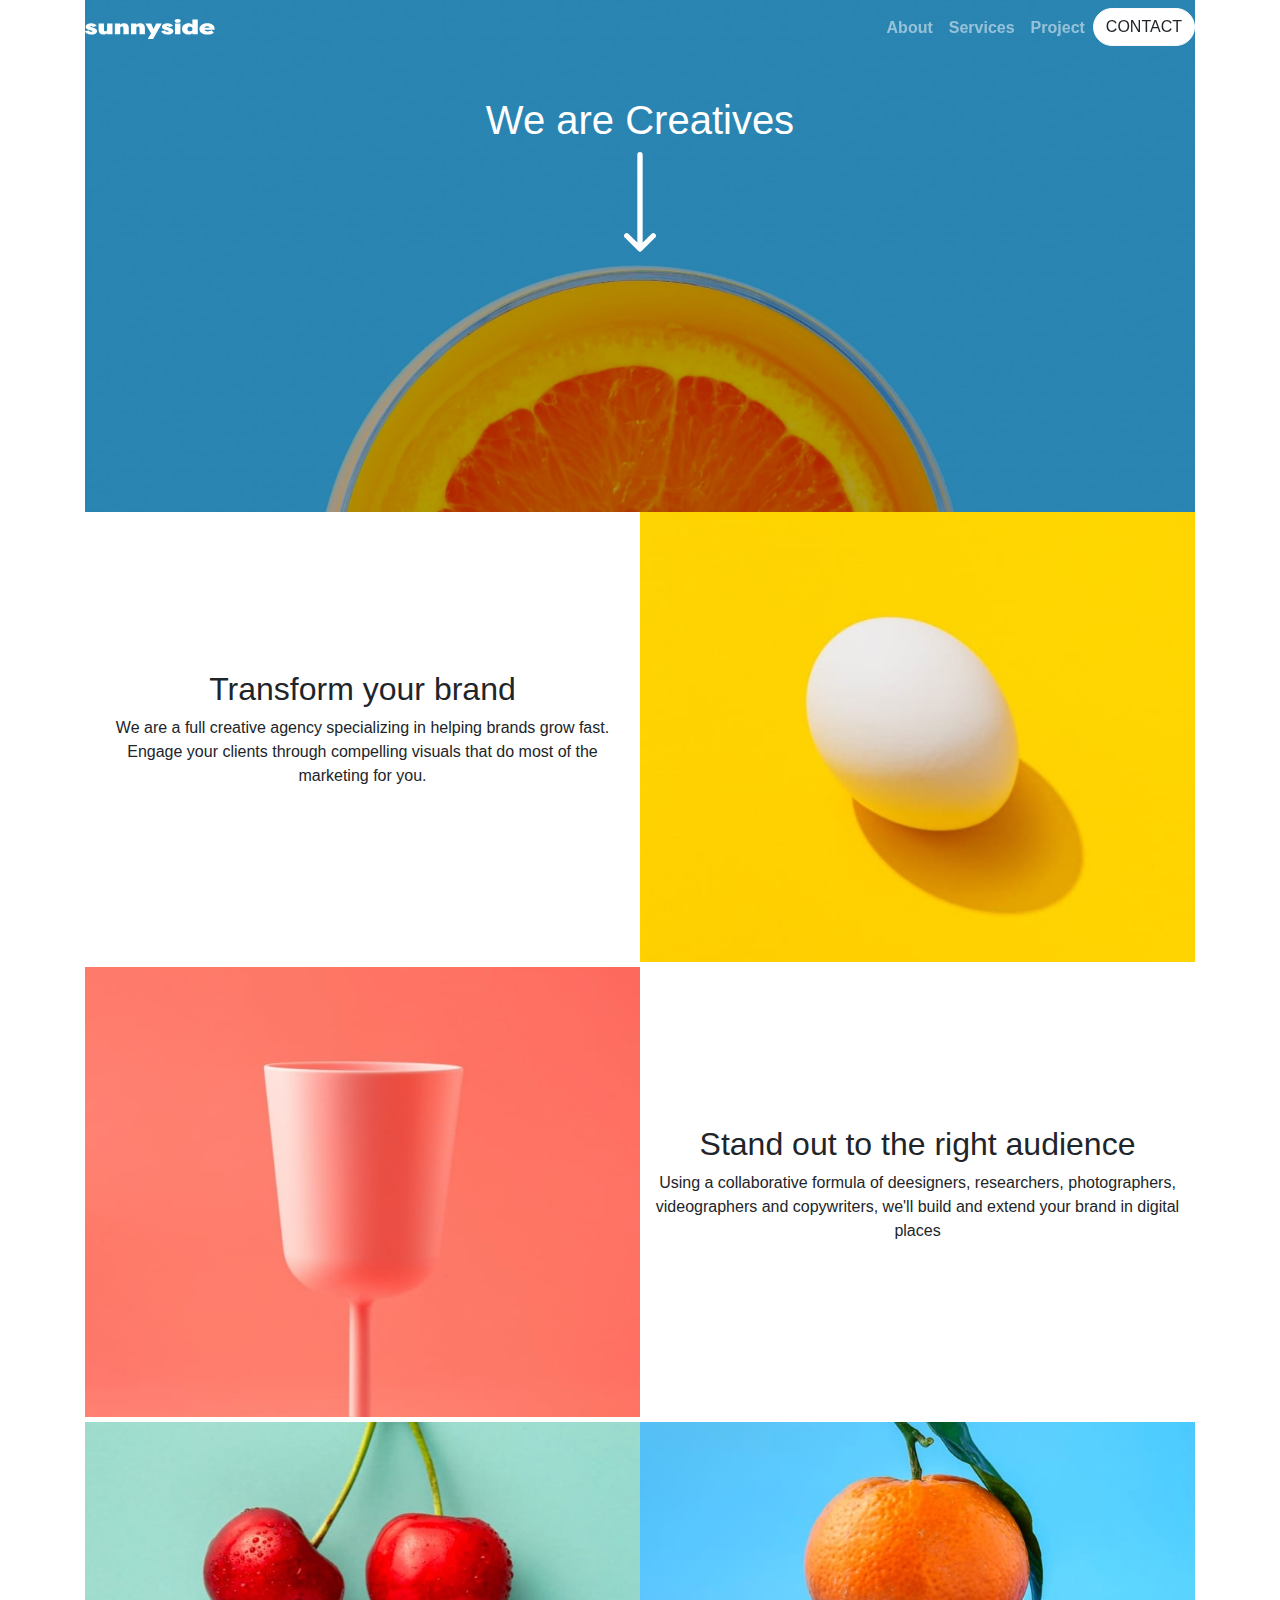
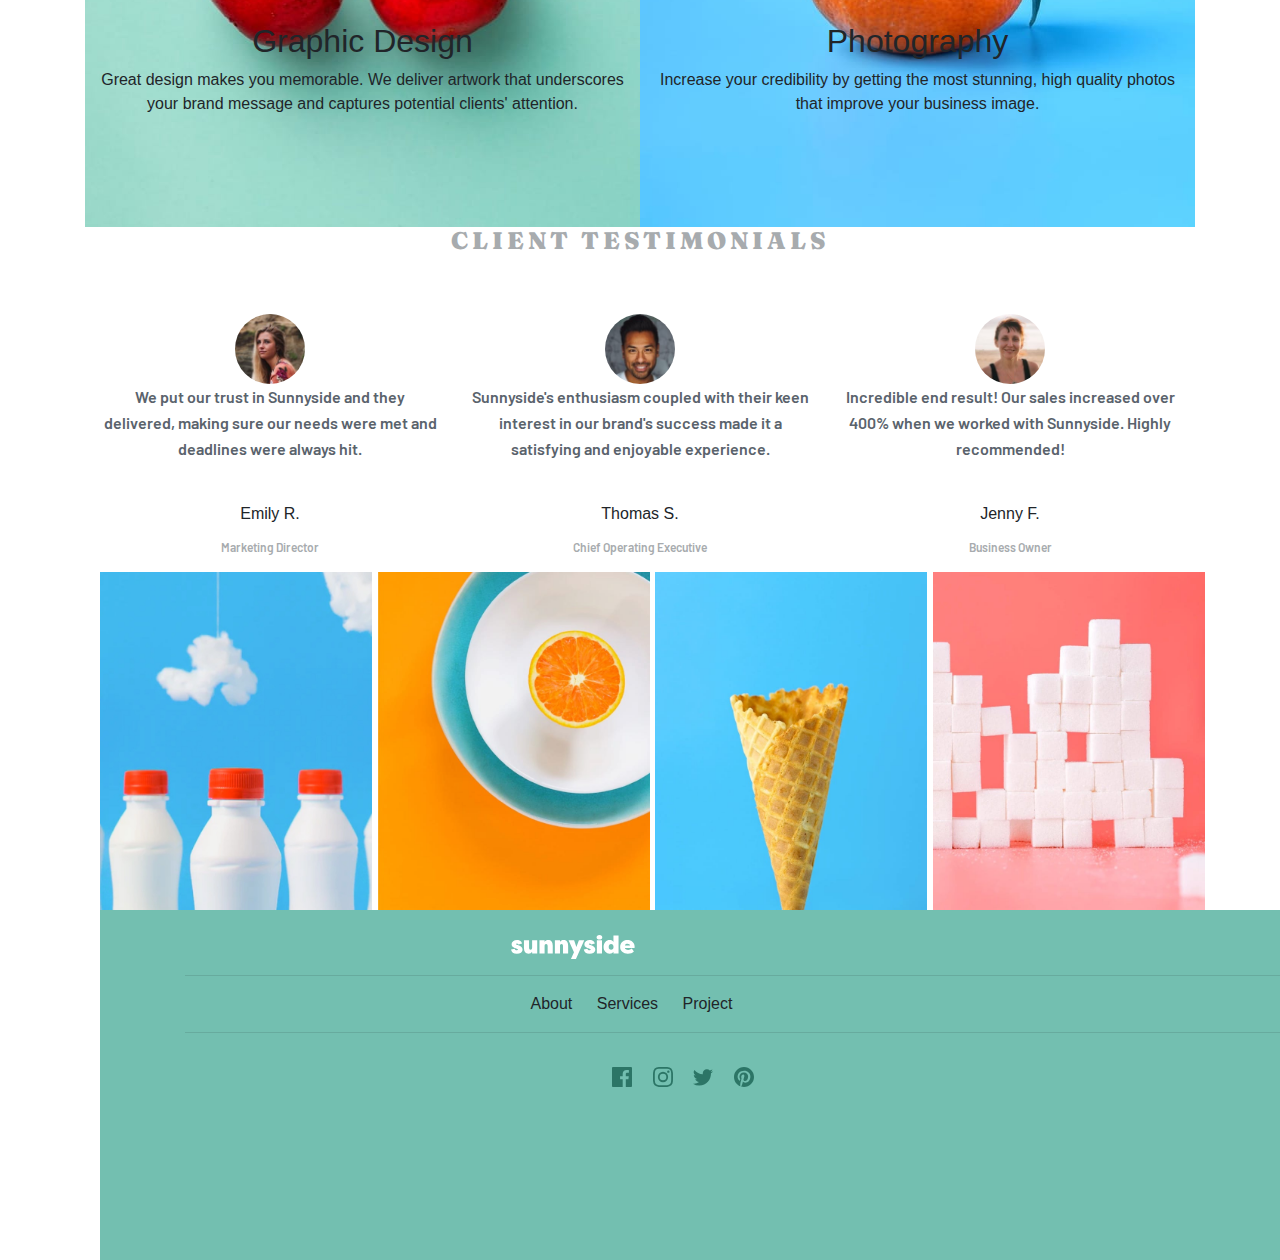
<file: index.html>
<!DOCTYPE html>
<html lang="en">
<head>
    <meta charset="UTF-8">
    <meta http-equiv="X-UA-Compatible" content="ie=edge">
    <meta name="viewport" content="width=device-width, initial-scale=1.0">
    <title>Sunnyside Agency</title>
    <link rel="stylesheet" href="project2.css" type="text/css">
    <link rel="preconnect" href="https://fonts.googleapis.com">
    <link rel="preconnect" href="https://fonts.gstatic.com" crossorigin>
    <link href="https://fonts.googleapis.com/css2?family=Barlow:wght@600&family=Fraunces:wght@700;900&display=swap" rel="stylesheet">
    <link rel="stylesheet" href="bootstrap.css">
</head>
<body>
    <header>
        <div class="container" id="nav">
            
            <nav class="navbar navbar-expand-sm navbar-dark fixed-top bg-color  pt-2">
                <div class="container container-fluid">    
                    <a class="navbar-brand d-inline-flex" href="#">
                        <img src="images/logo.svg" alt="sunnyside-logo" width="130" height="20" class="d-inline-block align-top" alt="">
                    </a>
                
                    <button class="navbar-toggler" type="button" data-toggle="collapse" data-target="#navbarCollapse"
                        aria-controls="navbarCollapse" aria-expanded="false" aria-label="Toggle navigation">
                        <span class="navbar-toggler-icon"></span>
                    </button>
                
                    <div class="collapse navbar-collapse font-weight-bolder" id="navbarCollapse">
                        <ul class="nav navbar-nav ml-auto nav1">
                            <li class="nav-item mx-auto"> 
                                <a href="#" class="nav-link">About</a>
                            </li>
                            <li class="nav-item mx-auto"> 
                                <a href="#" class="nav-link">Services</a>
                            </li>
                            <li class="nav-item mx-auto"> 
                                <a href="#" class="nav-link">Project</a>
                            </li>
                            <li class="nav-item mx-auto"> 
                                <button type="submit"class="btn btn-primary  rounded-pill btn-light mb-1">CONTACT</button>
                            </li>
                        </ul>
                            
                    </div>
                </div> 
        
            </nav>

        </div>

    </header>

    <div class="container" role="main">
        <div class="carousel-inner">
            <div class="carousel-item active welcome-carousel-image1">
                <div class="container">
                    <div class="carousel-caption">
                        <h1>We are Creatives</h1>
                        <img src="images/icon-arrow-down.svg" alt="" height="100px" width="auto">
                    </div>
                </div>
            </div>
    </div>

    <div class="container">
        <div class="row row1">
            <div class="col-sm-12 col-md-6 text-center my-auto">
                <h2>Transform your brand</h2>
                    <p id="main2-desc">We are a full creative agency specializing in helping
                        brands grow fast. Engage your clients through compelling visuals
                        that do most of the marketing for you.
                    </p>
            </div>
            <div class="col-sm-12 col-md-6 row1col2">
                
            </div>

        </div>
    </div>

    <div class="container">
        <div class="row row2">
            <div class="row2col1 col-sm-12 col-md-6 ">
                
            </div>
            <div class="col-sm-12 col-md-6 row2col2 text-center my-auto">
                <h2>Stand out to the right audience</h2>
                <p id="main4-desc">Using a collaborative formula of deesigners, researchers,
                    photographers, videographers and copywriters, we'll build and extend your 
                    brand in digital places 
                </p>
            </div>

        </div>
    </div>

    <div class="container">
        <div class="row row3">
            <div class="row3col1 col-sm-12 col-md-6 text-center">
                <h2>Graphic Design</h2>
                <p id="main6-desc">Great design makes you memorable. We deliver artwork that 
                    underscores your brand message and captures potential clients' attention. 
                </p>
            </div>
            <div class="col-sm-12 col-md-6 row3col2 text-center">
                    <h2>Photography</h2>
                    <p id="main7-desc">Increase your credibility by getting the most stunning, high
                        quality photos that improve your business image. 
                    </p>
            </div>

        </div>
    </div>

    <div class="container">
        <h4 id="main8-title">CLIENT TESTIMONIALS</h4>
        <div class="row row4 text-center d-lg-inline-flex">

            <div id="client1" class="row4col1 col-sm-6 col-lg-4 ">
                <div >
                    <img id="client-image" src="images/image-emily.jpg" alt="Emily">
                </div>
                <p id="client-comment">
                    We put our trust in Sunnyside and they delivered, making sure our needs were met 
                    and deadlines were always hit.
                </p>
                <br>
                <p id="client-name">Emily R.</p>
                <p id="client-job">Marketing Director</p>
            </div>
            <div id="client2" class="row4col1 col-sm-6 col-lg-4">
                <div >
                    <img id="client-image" src="images/image-thomas.jpg" alt="Emily">
                </div>
                <p id="client-comment">
                    Sunnyside's enthusiasm coupled with their keen interest in our brand's success made 
                    it a satisfying and enjoyable experience.
                </p>
                <br>
                <p id="client-name">Thomas S.</p>
                <p id="client-job">Chief Operating Executive</p>
            </div>
            <div id="client3" class="row4col col-sm-6 col-lg-4">
                <div >
                    <img id="client-image" src="images/image-jennie.jpg" alt="Emily">
                </div>
                <p id="client-comment">
                    Incredible end result! Our sales increased over 400% when we worked with Sunnyside. 
                    Highly recommended!
                </p>
                <br>
                <p id="client-name">Jenny F.</p>
                <p id="client-job">Business Owner</p>
            </div>
        </div>
    </div>
    <div class="container">
        <div id="main9" class="row">
            <div class="col col-lg-3 col-6">
                <img src="images/desktop/image-gallery-milkbottles.jpg" alt="milkbottles" width="110%" height="100%">
            </div>
            <div class="col col-lg-3 col-6">
                <img src="images/desktop/image-gallery-orange.jpg" alt="orangeslice" width="110%" height="100%">
            </div>
            <div class="col col-lg-3 col-6">
                <img src="images/desktop/image-gallery-cone.jpg" alt="icecreamcone" width="110%" height="100%">
            </div>
            <div class="col col-lg-3 col-6">
                <img src="images/desktop/image-gallery-sugarcubes.jpg" alt="sugarcubes" width="110%" height="100%">
            </div>
            
        </div>
    </div>
    
    <!-- <footer>
        <div class="contianer">
            <div id="logo2" class="row align-content-center">
                <img id="logo22" src="images/logo.svg" alt="sunnyside-logo">
            </div> 
            
            <div id="footer-nav" class="row">
                <span id="footer-item">About</span>
                <span id="footer-item">Services</span>
                <span id="footer-item">Project</span>
            </div>
            <div id="footer-icons" class="row">
                <img id="footer-icon" src="images/icon-facebook.svg" alt="facebook">
                <img id="footer-icon" src="images/icon-instagram.svg" alt="instagram">
                <img id="footer-icon" src="images/icon-twitter.svg" alt="twitter">
                <img id="footer-icon" src="images/icon-pinterest.svg" alt="pinterest">
            </div>
        </div>
    </footer> -->


    <div class="container">
    
        <footer class="page-footer font-small stylish-color-dark pt-4">

    
            <div class="container text-center text-md-left">
        
            
            <div class="row">
        
                
                <div class="col-12 mx-auto">
                    <div id="logo2" class="col-6 footer-logo pl-5">
                        <img id="logo22" src="images/logo.svg" alt="sunnyside-logo">
                    </div>
        
                        <hr>

                            <div id="footer-nav" class="col-6 pl-5">
                                <span id="footer-item">About</span>
                                <span id="footer-item">Services</span>
                                <span id="footer-item">Project</span>
                            </div>
                        <hr>
                    
                        <div class="footer-link text-center py-3 col-6">
                            <div id="footer-icons" class="footer-link">
                                <img id="footer-icon" src="images/icon-facebook.svg" alt="facebook">
                                <img id="footer-icon" src="images/icon-instagram.svg" alt="instagram">
                                <img id="footer-icon" src="images/icon-twitter.svg" alt="twitter">
                                <img id="footer-icon" src="images/icon-pinterest.svg" alt="pinterest">
                            </div>
                        
                        </div>
                </div>
        </footer>
  
    </div>

    <script src="https://code.jquery.com/jquery-3.4.1.slim.min.js"></script>
    <script src="bootstrap.js"></script>
</body>
</html>
</file>
<file: project2.css>
body{
    margin: 0;
    font-family: 'Fraunces', serif;
}

.btn-primary{
    background-color: white !important;
}
.carousel {
    margin-bottom: rem;
}

.carousel-caption{
    bottom: 15rem !important;
    z-index: 10;
    
}

.carousel-item {
    height: 32rem;
    max-width: 100vw;
    background-size: cover;
    background-position: center center;
    background-repeat: no-repeat;    
}

.welcome-carousel-image1{
    box-shadow: inset 0 0 0 100vw rgba(0, 0, 0, 0.3);
    background-image: url('/images/desktop/image-header.jpg');
}

.row1{
    display: inline;
    height: 50vh;
}
.row1col2{
    background-image:url(/images/desktop/image-transform.jpg);
    background-size: cover;
}

.row2{
    margin: 5px;
    display: inline;
    height: 50vh;
}
.row2col1{
    background-image:url(/images/desktop/image-stand-out.jpg);
    background-repeat: no-repeat;
    background-size: 100% 50vh;
}

.row3{
    display: inline;
    height: 45vh;
}

.row3col1 {
    background-image:url(/images/desktop/image-graphic-design.jpg);
    background-repeat: no-repeat;
    background-size: 100% 50vh;
}

.row3col2{
    background-image:url(/images/desktop/image-photography.jpg);
    background-repeat: no-repeat;
    background-size: 100% 50vh;
}

.row3col1 h2, .row3col2 h2{
    margin-top: 38%;
}

.row4{
    margin-top: 50px;
}

#main8-title{
    font-weight: 900;
    color: hsl(210, 4%, 67%);
    text-align: center;
    font-family: 'Fraunces', serif;
    position: relative;
    top: 15%;
    letter-spacing: 4px;
}

#client-image{
    height: 70px;
    width: 70px;
    border-radius: 100%;
}

#client-comment{
    font-weight: 600;
    font-family: 'Barlow', sans-serif;
    color: hsl(213, 9%, 39%);
    line-height: 26px;
}
#client-job{
    font-weight: 600;
    font-family: 'Barlow', sans-serif;
    color: hsl(210, 4%, 67%);
    font-size: 12px;
    margin-top: -4px;
}

footer{
    width: 100vw;
    height: 350px;
    background-color: hsl(168, 37%, 60%);
    position: relative;
    top: 0;
}

#logo2{
    margin: auto;
}

#footer-nav{
    margin: auto;
}
#footer-link{
    margin: auto;
}
#footer-item{
    padding-left: 20px;
}

#footer-icons{
    position: relative;
    top: 69%;
    left: 43.5%;
}
#footer-icon{
    margin-right: 16px;
}

#footer-item:hover{
    color: white;
    cursor: pointer;
}
#footer-icon:hover{
    color: white;
    cursor: pointer;
    filter:  brightness(0) invert(1);
}

@media only screen and (max-width: 576px){
    .btn-primary{
        background-color: yellow !important;
    }
    .row1{
        display: flexbox !important;
        display: inline;
        height: 80vh;

    }
    .row1col2{
        background-image:url(/images/mobile/image-transform.jpg);
        background-repeat: no-repeat;
        background-size:cover;
    }
    .row2{
        display: flexbox !important;
        display: inline;
        height: 70vh;

    }
    .row2col1{
        background-image:url(/images/mobile/image-stand-out.jpg);
        background-repeat: no-repeat;
        background-size:cover;
    }

    .row3{
        display: flexbox !important;
        display: inline;
        height: 90vh;

    }
    .row4{
        margin-top: 70px;
        display: flex;
    }
    .row4{
        padding-left: auto;
    }
    .row3col1{
        background-image:url(/images/desktop/image-graphic-design.jpg);
        background-repeat: no-repeat;
        background-size: 100% 40vh;
    }
    .row3col2{
        background-image:url(/images/desktop/image-photography.jpg);
        background-repeat: no-repeat;
        background-size: 100% 40vh;
    }
    #main8-title{
        top: 15%;
        letter-spacing: 4px;
    }
    .nav1{
        background-color: white !important;
        color: black !important;
    }
    .nav1 li a {
        color: black !important;
    }
}
</file>
